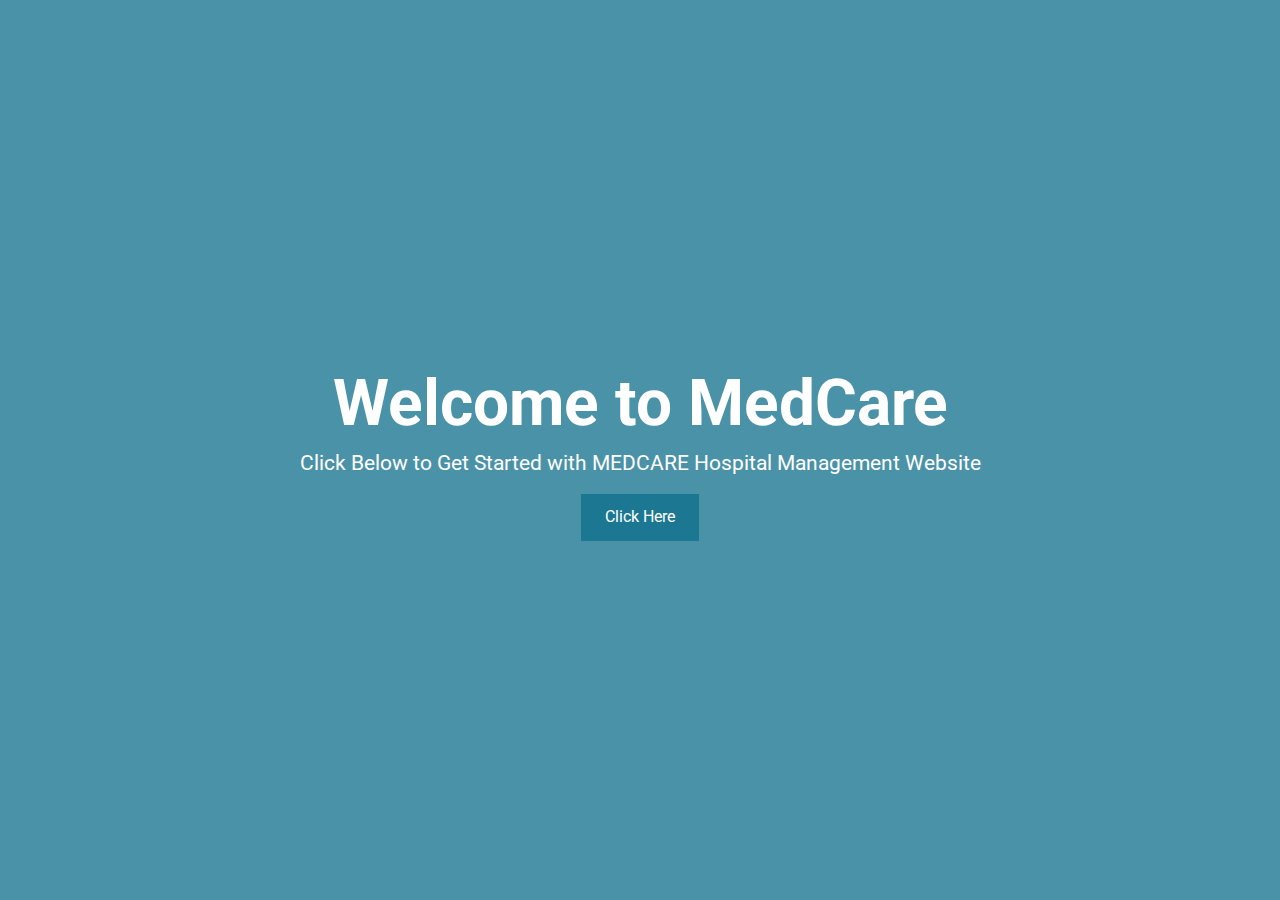
<file: Index.html>
<!DOCTYPE html>
<html lang="en">
<head>
  <meta charset="UTF-8">
  <meta name="viewport" content="width=device-width, initial-scale=1.0">
  <meta http-equiv="X-UA-Compatible" content="ie=edge">
  <link href="https://fonts.googleapis.com/css?family=Roboto" rel="stylesheet">
  <link rel="stylesheet" href="./css//home.css">
  <title>MEDCARE</title>
</head>
<body>
  <header class="showcase">
    <div class="container showcase-inner">
      <h1>Welcome to MedCare</h1>
      <p>Click Below to Get Started with MEDCARE Hospital Management Website </p>
      <a href="./Pages/Login/login.html" class="btn">Click Here</a>
    </div>
  </header>
</body>
</html>
</file>
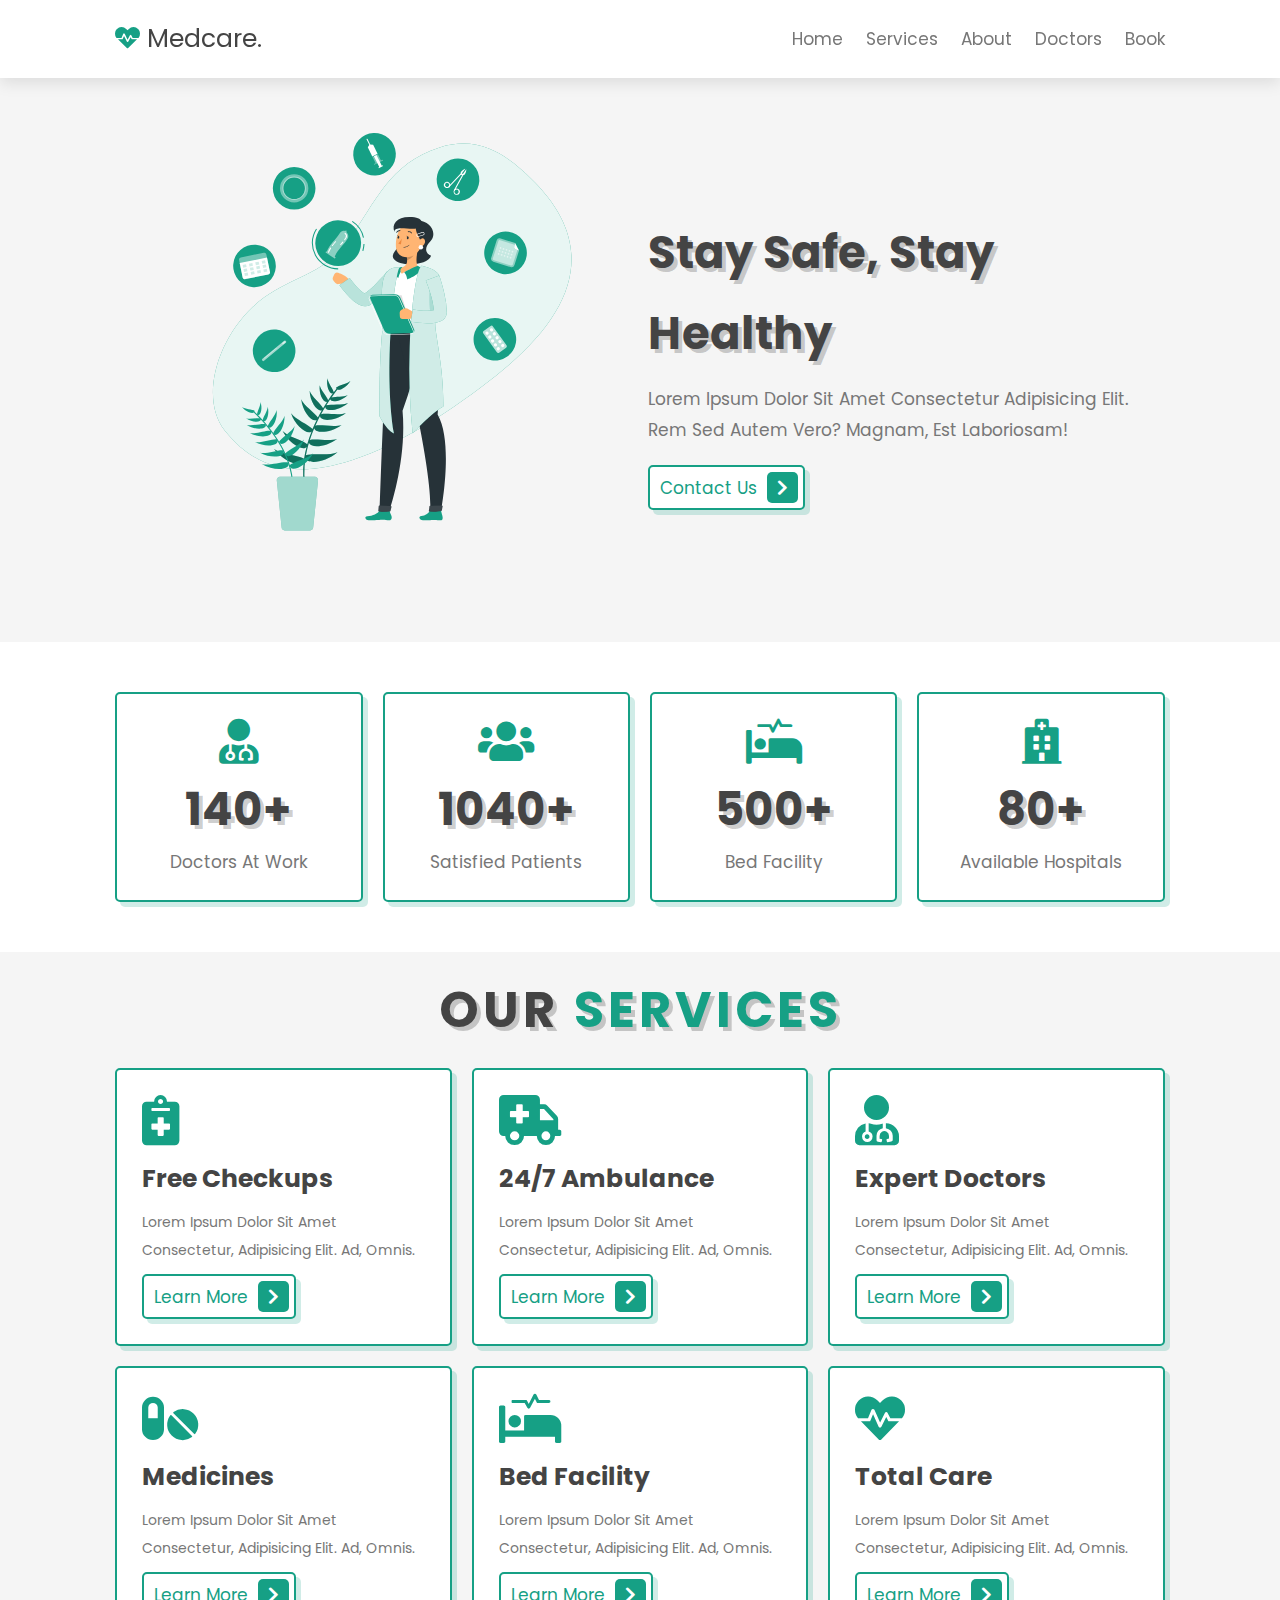
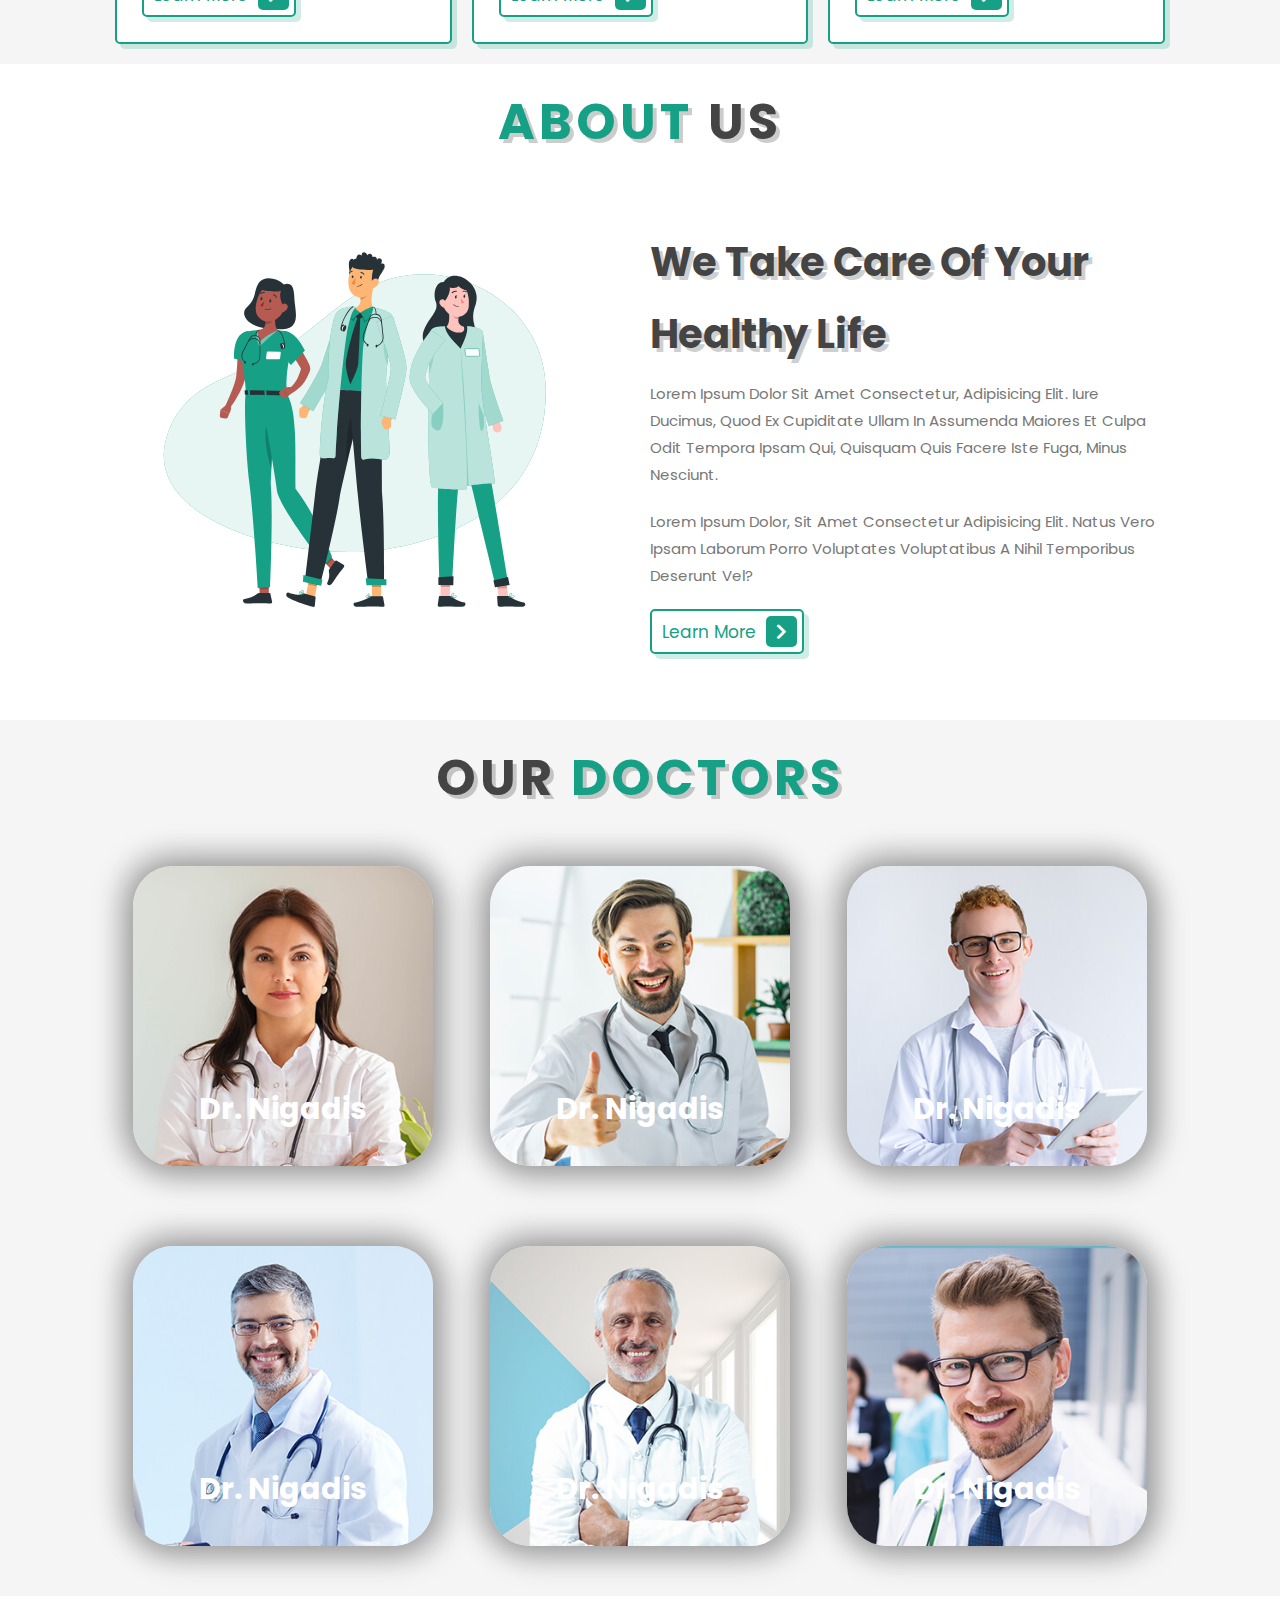
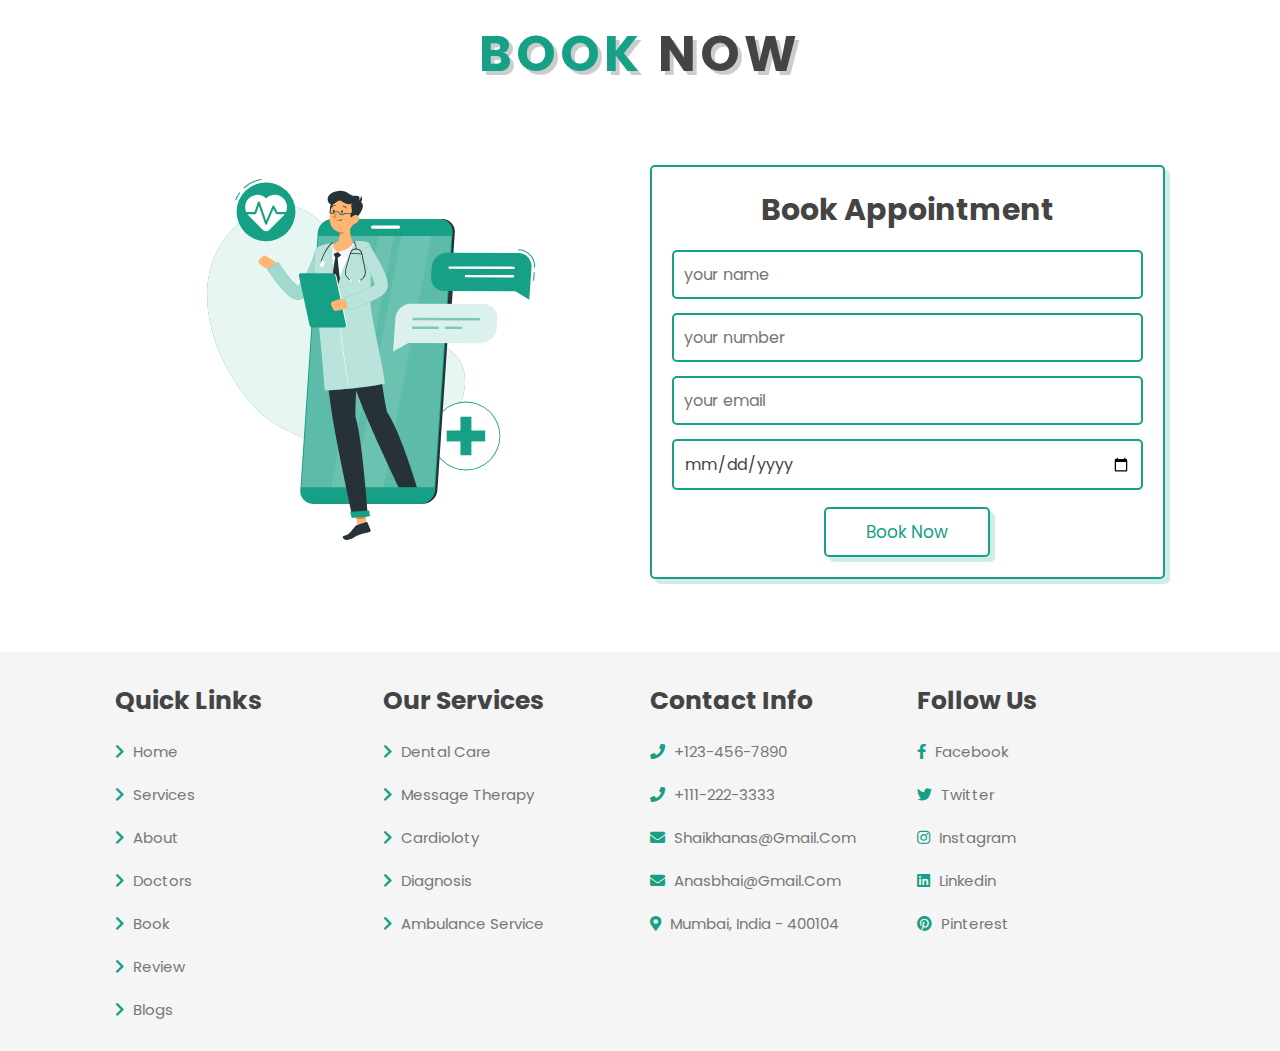
<file: Pages/Home/index.html>
<!DOCTYPE html>
<html lang="en">

<head>
    <meta charset="UTF-8">
    <meta http-equiv="X-UA-Compatible" content="IE=edge">
    <meta name="viewport" content="width=device-width, initial-scale=1.0">
    <title>MedCare</title>

    <!-- font awesome cdn link  -->
    <link rel="stylesheet" href="https://cdnjs.cloudflare.com/ajax/libs/font-awesome/5.15.4/css/all.min.css">

    <!-- custom css file link  -->
    <link rel="stylesheet" href="../../css/style.css">

</head>

<body>

    <!-- header section starts  -->

    <header class="header">

        <a href="#" class="logo"> <i class="fas fa-heartbeat"></i> medcare. </a>

        <nav class="navbar">
            <a href="#home">home</a>
            <a href="#services">services</a>
            <a href="#about">about</a>
            <a href="#doctors">doctors</a>
            <a href="#book">book</a>
        </nav>

        <div id="menu-btn" class="fas fa-bars"></div>

    </header>

    <!-- header section ends -->

    <!-- home section starts  -->

    <section class="home" id="home">

        <div class="image">
            <img src="../../image/home-img.svg" alt="">
        </div>

        <div class="content">
            <h3>stay safe, stay healthy</h3>
            <p>Lorem ipsum dolor sit amet consectetur adipisicing elit. Rem sed autem vero? Magnam, est laboriosam!</p>
            <a href="#" class="btn"> contact us <span class="fas fa-chevron-right"></span> </a>
        </div>

    </section>

    <!-- home section ends -->

    <!-- icons section starts  -->

    <section class="icons-container">

        <div class="icons">
            <i class="fas fa-user-md"></i>
            <h3>140+</h3>
            <p>doctors at work</p>
        </div>

        <div class="icons">
            <i class="fas fa-users"></i>
            <h3>1040+</h3>
            <p>satisfied patients</p>
        </div>

        <div class="icons">
            <i class="fas fa-procedures"></i>
            <h3>500+</h3>
            <p>bed facility</p>
        </div>

        <div class="icons">
            <i class="fas fa-hospital"></i>
            <h3>80+</h3>
            <p>available hospitals</p>
        </div>

    </section>

    <!-- icons section ends -->

    <!-- services section starts  -->

    <section class="services" id="services">

        <h1 class="heading"> our <span>services</span> </h1>

        <div class="box-container">

            <div class="box">
                <i class="fas fa-notes-medical"></i>
                <h3>free checkups</h3>
                <p>Lorem ipsum dolor sit amet consectetur, adipisicing elit. Ad, omnis.</p>
                <a href="../Services/FreeCheckIp.html" class="btn"> learn more <span
                        class="fas fa-chevron-right"></span> </a>
            </div>

            <div class="box">
                <i class="fas fa-ambulance"></i>
                <h3>24/7 ambulance</h3>
                <p>Lorem ipsum dolor sit amet consectetur, adipisicing elit. Ad, omnis.</p>
                <a href="../Services/Ambulance.html" class="btn"> learn more <span class="fas fa-chevron-right"></span>
                </a>
            </div>

            <div class="box">
                <i class="fas fa-user-md"></i>
                <h3>expert doctors</h3>
                <p>Lorem ipsum dolor sit amet consectetur, adipisicing elit. Ad, omnis.</p>
                <a href="#" class="btn"> learn more <span class="fas fa-chevron-right"></span> </a>
            </div>

            <div class="box">
                <i class="fas fa-pills"></i>
                <h3>medicines</h3>
                <p>Lorem ipsum dolor sit amet consectetur, adipisicing elit. Ad, omnis.</p>
                <a href="../Services/Medicines.html" class="btn"> learn more <span class="fas fa-chevron-right"></span>
                </a>
            </div>

            <div class="box">
                <i class="fas fa-procedures"></i>
                <h3>bed facility</h3>
                <p>Lorem ipsum dolor sit amet consectetur, adipisicing elit. Ad, omnis.</p>
                <a href="../Services/BedFacility.html" class="btn"> learn more <span
                        class="fas fa-chevron-right"></span> </a>
            </div>

            <div class="box">
                <i class="fas fa-heartbeat"></i>
                <h3>total care</h3>
                <p>Lorem ipsum dolor sit amet consectetur, adipisicing elit. Ad, omnis.</p>
                <a href="../Services/TotalCare.html" class="btn"> learn more <span class="fas fa-chevron-right"></span>
                </a>
            </div>

        </div>

    </section>

    <!-- services section ends -->

    <!-- about section starts  -->

    <section class="about" id="about">

        <h1 class="heading"> <span>about</span> us </h1>

        <div class="row">

            <div class="image">
                <img src="../../image/about-img.svg" alt="">
            </div>

            <div class="content">
                <h3>we take care of your healthy life</h3>
                <p>Lorem ipsum dolor sit amet consectetur, adipisicing elit. Iure ducimus, quod ex cupiditate ullam in
                    assumenda maiores et culpa odit tempora ipsam qui, quisquam quis facere iste fuga, minus nesciunt.
                </p>
                <p>Lorem ipsum dolor, sit amet consectetur adipisicing elit. Natus vero ipsam laborum porro voluptates
                    voluptatibus a nihil temporibus deserunt vel?</p>
                <a href="#" class="btn"> learn more <span class="fas fa-chevron-right"></span> </a>
            </div>

        </div>

    </section>

    <!-- about section ends -->


    <!-- doctors section starts  -->

    <section class="doctors" id="doctors">

        <h1 class="heading"> our <span>doctors</span> </h1>

        <div class="box-container">
            <div class="card 1">
                <div class="card_image"> <img src="../../image/doc-1.jpg" /> </div>
                <div class="card_title title-white">
                    <p>Dr. Nigadis</p>
                </div>
            </div>
            <div class="card 1">
                <div class="card_image"> <img src="../../image/doc-2.jpg" /> </div>
                <div class="card_title title-white">
                    <p>Dr. Nigadis</p>
                </div>
            </div>
            <div class="card 1">
                <div class="card_image"> <img src="../../image/doc-3.jpg" /> </div>
                <div class="card_title title-white">
                    <p>Dr. Nigadis</p>
                </div>
            </div>

            <div class="card 2">
                <div class="card_image">
                    <img src="../../image/doc-4.jpg" />
                </div>
                <div class="card_title title-white">
                    <p>Dr. Nigadis</p>
                </div>
            </div>

            <div class="card 3">
                <div class="card_image">
                    <img src="../../image/doc-5.jpg" />
                </div>
                <div class="card_title title-white">
                    <p>Dr. Nigadis</p>
                </div>
            </div>

            <div class="card 4">
                <div class="card_image">
                    <img src="../../image/doc-6.jpg" />
                </div>
                <div class="card_title title-white">
                    <p>Dr. Nigadis</p>
                </div>
            </div>

        </div>

    </section>

    <!-- doctors section ends -->

    <!-- booking section starts   -->

    <section class="book" id="book">

        <h1 class="heading"> <span>book</span> now </h1>

        <div class="row">

            <div class="image">
                <img src="../../image/book-img.svg" alt="">
            </div>

            <form action="">
                <h3>book appointment</h3>
                <input type="text" placeholder="your name" class="box">
                <input type="number" placeholder="your number" class="box">
                <input type="email" placeholder="your email" class="box">
                <input title="date" type="date" class="box">
                <input type="submit" value="book now" class="btn">
            </form>

        </div>

    </section>

    <!-- booking section ends -->


    <!-- footer section starts  -->

    <section class="footer">

        <div class="box-container">

            <div class="box">
                <h3>quick links</h3>
                <a href="#"> <i class="fas fa-chevron-right"></i> home </a>
                <a href="#"> <i class="fas fa-chevron-right"></i> services </a>
                <a href="#"> <i class="fas fa-chevron-right"></i> about </a>
                <a href="#"> <i class="fas fa-chevron-right"></i> doctors </a>
                <a href="#"> <i class="fas fa-chevron-right"></i> book </a>
                <a href="#"> <i class="fas fa-chevron-right"></i> review </a>
                <a href="#"> <i class="fas fa-chevron-right"></i> blogs </a>
            </div>

            <div class="box">
                <h3>our services</h3>
                <a href="#"> <i class="fas fa-chevron-right"></i> dental care </a>
                <a href="#"> <i class="fas fa-chevron-right"></i> message therapy </a>
                <a href="#"> <i class="fas fa-chevron-right"></i> cardioloty </a>
                <a href="#"> <i class="fas fa-chevron-right"></i> diagnosis </a>
                <a href="#"> <i class="fas fa-chevron-right"></i> ambulance service </a>
            </div>

            <div class="box">
                <h3>contact info</h3>
                <a href="#"> <i class="fas fa-phone"></i> +123-456-7890 </a>
                <a href="#"> <i class="fas fa-phone"></i> +111-222-3333 </a>
                <a href="#"> <i class="fas fa-envelope"></i> shaikhanas@gmail.com </a>
                <a href="#"> <i class="fas fa-envelope"></i> anasbhai@gmail.com </a>
                <a href="#"> <i class="fas fa-map-marker-alt"></i> mumbai, india - 400104 </a>
            </div>

            <div class="box">
                <h3>follow us</h3>
                <a href="#"> <i class="fab fa-facebook-f"></i> facebook </a>
                <a href="#"> <i class="fab fa-twitter"></i> twitter </a>
                <a href="#"> <i class="fab fa-instagram"></i> instagram </a>
                <a href="#"> <i class="fab fa-linkedin"></i> linkedin </a>
                <a href="#"> <i class="fab fa-pinterest"></i> pinterest </a>
            </div>

        </div>


    </section>

    <!-- footer section ends -->

    <!-- custom js file link  -->
    <script src="../../js/script.js"></script>

</body>

</html>
</file>
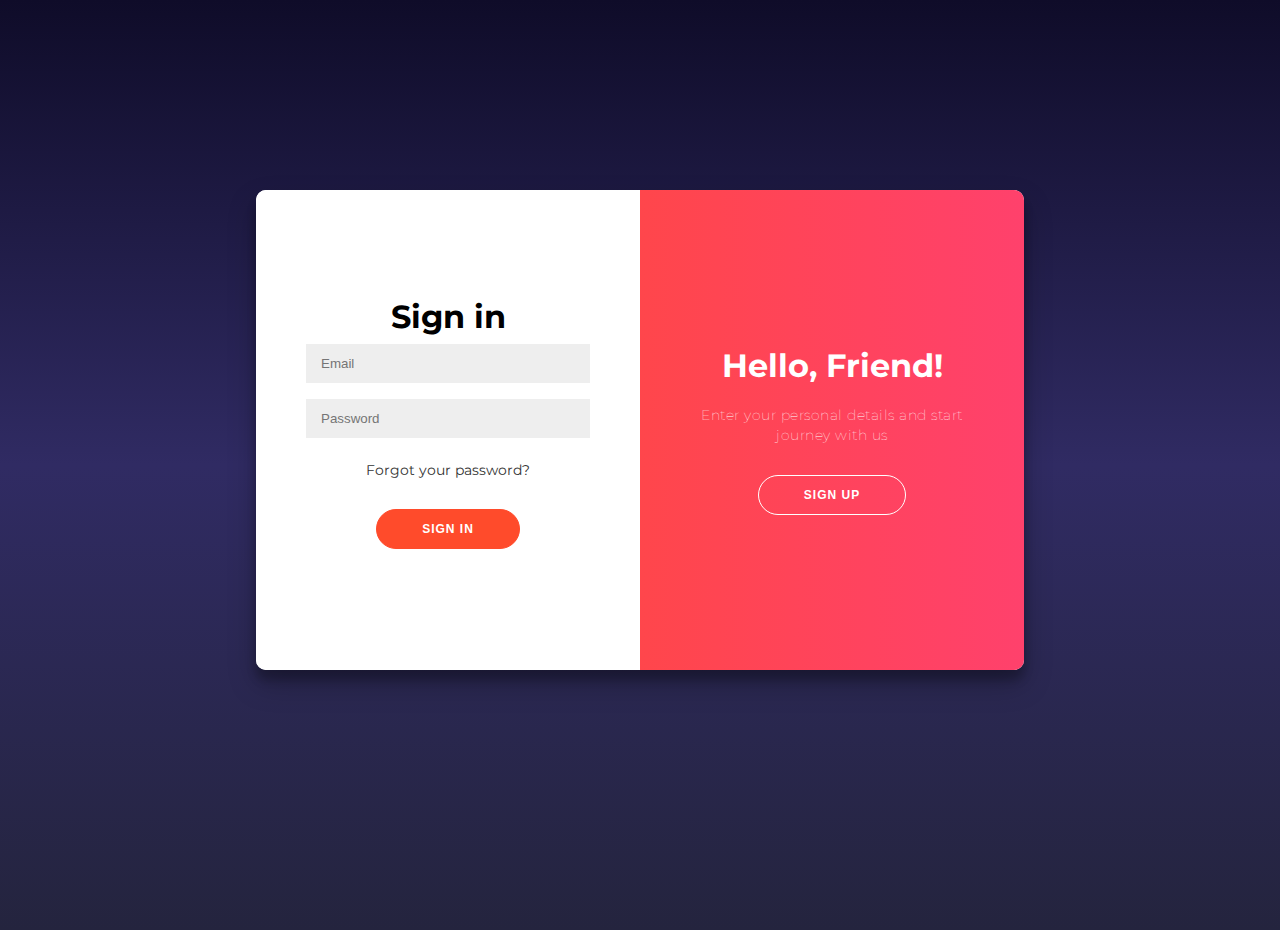
<file: Pages/Login/login.html>
<!DOCTYPE html>
<html lang="en">
<head>
    <meta charset="UTF-8">
    <meta http-equiv="X-UA-Compatible" content="IE=edge">
    <meta name="viewport" content="width=device-width, initial-scale=1.0">
    <title>Hospital Management</title>
    <link rel="stylesheet" type="text/css" href="../../css/login.css" >
</head>
<body>
<div class="container" id="container">
	<div class="form-container sign-up-container">
		<form action="#">
			<h1>Create Account</h1>
			<span>or use your email for registration</span>
			<input type="text" placeholder="Name" />
			<input type="email" placeholder="Email" />
			<input type="password" placeholder="Password" />
			<button type="button">Sign Up</button>
		</form>
	</div>
	<div class="form-container sign-in-container">
		<form action="#">
			<h1>Sign in</h1>
			<input type="email" placeholder="Email" />
			<input type="password" placeholder="Password" />
			<a href="#">Forgot your password?</a>
			<a href="../Home/index.html"><button  type="button">Sign In</button></a>
		</form>
	</div>
	<div class="overlay-container">
		<div class="overlay">
			<div class="overlay-panel overlay-left">
				<h1>Welcome Back!</h1>
				<p>To keep connected with us please login with your personal info</p>
				<button type="button" class="ghost" id="signIn">Sign In</button>
			</div>
			<div class="overlay-panel overlay-right">
				<h1>Hello, Friend!</h1>
				<p>Enter your personal details and start journey with us</p>
				<button type="button" class="ghost" id="signUp">Sign Up</button>
			</div>
		</div>
	</div>
</div>
<script type="text/javascript"  src="../../js/index.js"></script>
</body>
</html>
</file>
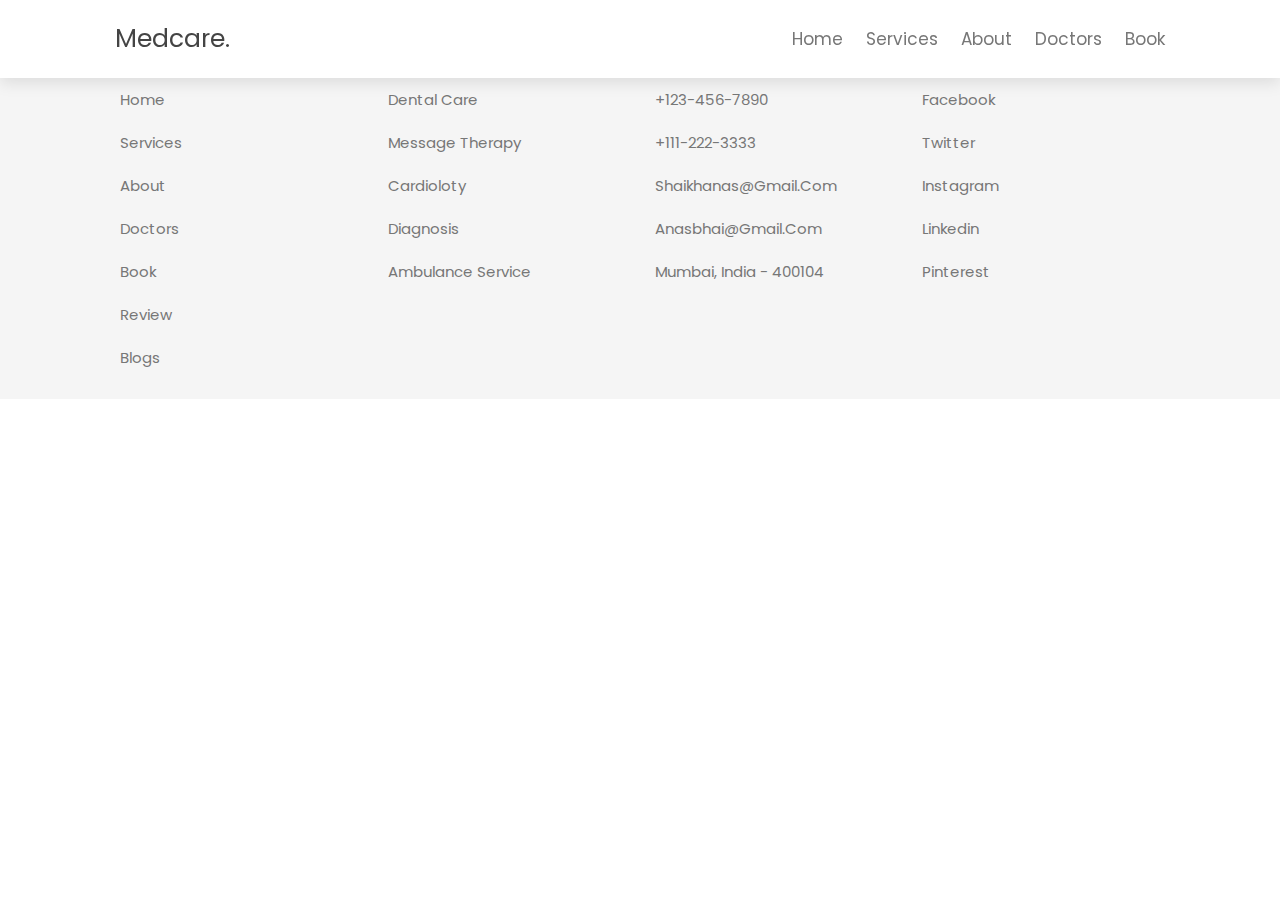
<file: Pages/Services/Ambulance.html>
<!DOCTYPE html>
<html lang="en">
<head>
    <meta charset="UTF-8">
    <meta http-equiv="X-UA-Compatible" content="IE=edge">
    <meta name="viewport" content="width=device-width, initial-scale=1.0">
    <link rel="stylesheet" href="../../css/style.css">
    <title>Document</title>
</head>
<header class="header">

    <a href="#" class="logo"> <i class="fas fa-heartbeat"></i> medcare. </a>

    <nav class="navbar">
        <a href="#home">home</a>
        <a href="#services">services</a>
        <a href="#about">about</a>
        <a href="#doctors">doctors</a>
        <a href="#book">book</a>
    </nav>

    <div id="menu-btn" class="fas fa-bars"></div>

</header>
<section class="footer">

    <div class="box-container">

        <div class="box">
            <h3>quick links</h3>
            <a href="#"> <i class="fas fa-chevron-right"></i> home </a>
            <a href="#"> <i class="fas fa-chevron-right"></i> services </a>
            <a href="#"> <i class="fas fa-chevron-right"></i> about </a>
            <a href="#"> <i class="fas fa-chevron-right"></i> doctors </a>
            <a href="#"> <i class="fas fa-chevron-right"></i> book </a>
            <a href="#"> <i class="fas fa-chevron-right"></i> review </a>
            <a href="#"> <i class="fas fa-chevron-right"></i> blogs </a>
        </div>

        <div class="box">
            <h3>our services</h3>
            <a href="#"> <i class="fas fa-chevron-right"></i> dental care </a>
            <a href="#"> <i class="fas fa-chevron-right"></i> message therapy </a>
            <a href="#"> <i class="fas fa-chevron-right"></i> cardioloty </a>
            <a href="#"> <i class="fas fa-chevron-right"></i> diagnosis </a>
            <a href="#"> <i class="fas fa-chevron-right"></i> ambulance service </a>
        </div>

        <div class="box">
            <h3>contact info</h3>
            <a href="#"> <i class="fas fa-phone"></i> +123-456-7890 </a>
            <a href="#"> <i class="fas fa-phone"></i> +111-222-3333 </a>
            <a href="#"> <i class="fas fa-envelope"></i> shaikhanas@gmail.com </a>
            <a href="#"> <i class="fas fa-envelope"></i> anasbhai@gmail.com </a>
            <a href="#"> <i class="fas fa-map-marker-alt"></i> mumbai, india - 400104 </a>
        </div>

        <div class="box">
            <h3>follow us</h3>
            <a href="#"> <i class="fab fa-facebook-f"></i> facebook </a>
            <a href="#"> <i class="fab fa-twitter"></i> twitter </a>
            <a href="#"> <i class="fab fa-instagram"></i> instagram </a>
            <a href="#"> <i class="fab fa-linkedin"></i> linkedin </a>
            <a href="#"> <i class="fab fa-pinterest"></i> pinterest </a>
        </div>

    </div>


</section>

<body>
    
</body>
</html>
</file>
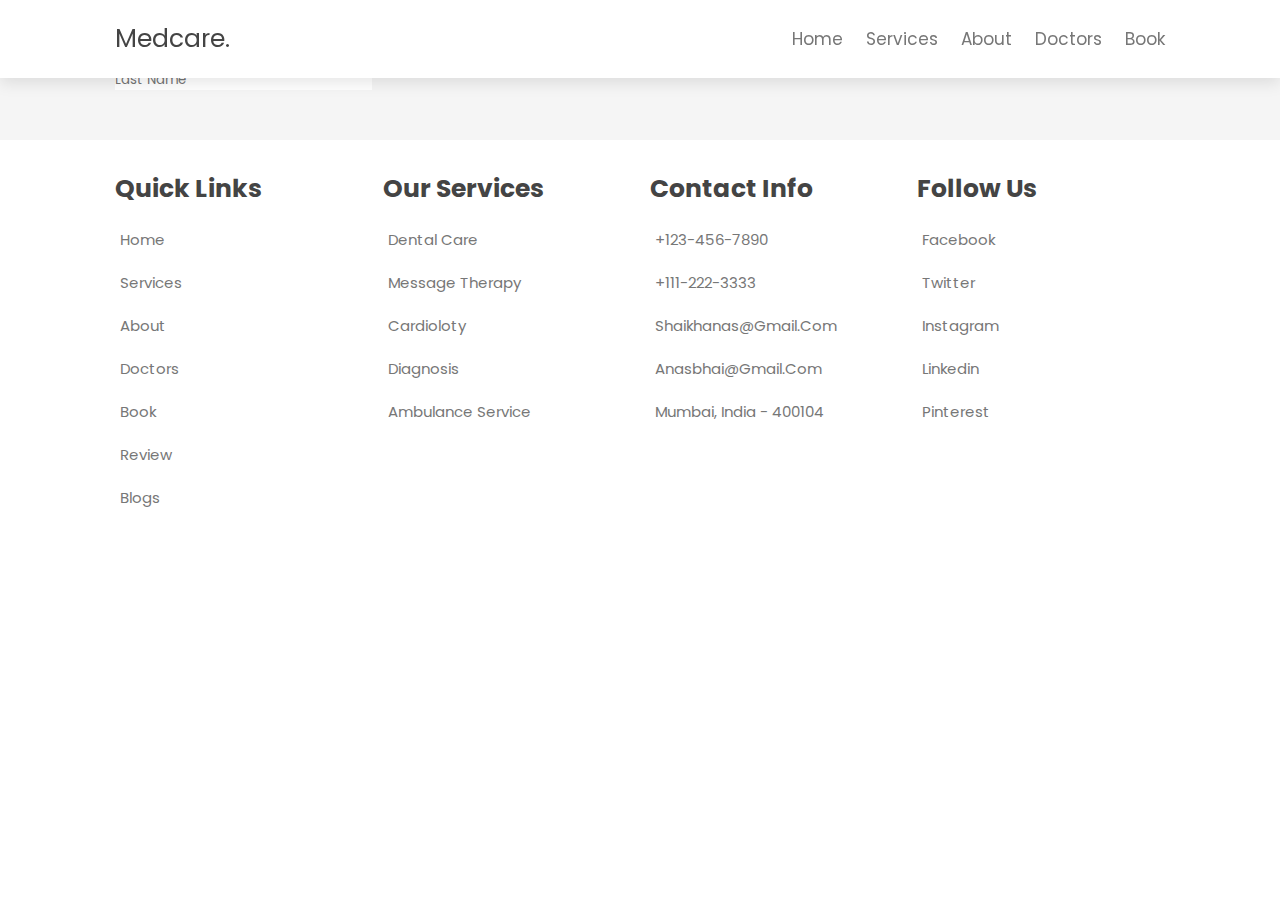
<file: Pages/Services/BedFacility.html>
<!DOCTYPE html>
<html lang="en">

<head>
    <meta charset="UTF-8">
    <meta http-equiv="X-UA-Compatible" content="IE=edge">
    <meta name="viewport" content="width=device-width, initial-scale=1.0">
    <title>Bed Facility</title>
    <!-- custom css file link  -->
    <link rel="stylesheet" href="../../css/style.css">
</head>

<body>

    <!-- header section starts  -->

    <header class="header">

        <a href="#" class="logo"> <i class="fas fa-heartbeat"></i> medcare. </a>

        <nav class="navbar">
            <a href="#home">home</a>
            <a href="#services">services</a>
            <a href="#about">about</a>
            <a href="#doctors">doctors</a>
            <a href="#book">book</a>
        </nav>

        <div id="menu-btn" class="fas fa-bars"></div>

    </header>

    <!-- header section ends -->



    <!-- Body of bedFacility start  -->
    <section class="icons-container">
        <div class="box-container">
            <form>
                <div class="row">
                    <div class="col">
                        <input type="text" class="form-control" placeholder="First name">
                    </div>
                    <div class="col">
                        <input type="text" class="form-control" placeholder="Last name">
                    </div>
                </div>
            </form>
        </div>
    </section>

    <!-- Body of bedFacility ends -->





    <!-- footer section starts  -->

    <section class="footer">

        <div class="box-container">

            <div class="box">
                <h3>quick links</h3>
                <a href="#"> <i class="fas fa-chevron-right"></i> home </a>
                <a href="#"> <i class="fas fa-chevron-right"></i> services </a>
                <a href="#"> <i class="fas fa-chevron-right"></i> about </a>
                <a href="#"> <i class="fas fa-chevron-right"></i> doctors </a>
                <a href="#"> <i class="fas fa-chevron-right"></i> book </a>
                <a href="#"> <i class="fas fa-chevron-right"></i> review </a>
                <a href="#"> <i class="fas fa-chevron-right"></i> blogs </a>
            </div>

            <div class="box">
                <h3>our services</h3>
                <a href="#"> <i class="fas fa-chevron-right"></i> dental care </a>
                <a href="#"> <i class="fas fa-chevron-right"></i> message therapy </a>
                <a href="#"> <i class="fas fa-chevron-right"></i> cardioloty </a>
                <a href="#"> <i class="fas fa-chevron-right"></i> diagnosis </a>
                <a href="#"> <i class="fas fa-chevron-right"></i> ambulance service </a>
            </div>

            <div class="box">
                <h3>contact info</h3>
                <a href="#"> <i class="fas fa-phone"></i> +123-456-7890 </a>
                <a href="#"> <i class="fas fa-phone"></i> +111-222-3333 </a>
                <a href="#"> <i class="fas fa-envelope"></i> shaikhanas@gmail.com </a>
                <a href="#"> <i class="fas fa-envelope"></i> anasbhai@gmail.com </a>
                <a href="#"> <i class="fas fa-map-marker-alt"></i> mumbai, india - 400104 </a>
            </div>

            <div class="box">
                <h3>follow us</h3>
                <a href="#"> <i class="fab fa-facebook-f"></i> facebook </a>
                <a href="#"> <i class="fab fa-twitter"></i> twitter </a>
                <a href="#"> <i class="fab fa-instagram"></i> instagram </a>
                <a href="#"> <i class="fab fa-linkedin"></i> linkedin </a>
                <a href="#"> <i class="fab fa-pinterest"></i> pinterest </a>
            </div>

        </div>


    </section>

    <!-- footer section ends -->
    <script src="https://code.jquery.com/jquery-3.3.1.slim.min.js"
        integrity="sha384-q8i/X+965DzO0rT7abK41JStQIAqVgRVzpbzo5smXKp4YfRvH+8abtTE1Pi6jizo"
        crossorigin="anonymous"></script>
    <script src="https://cdn.jsdelivr.net/npm/popper.js@1.14.7/dist/umd/popper.min.js"
        integrity="sha384-UO2eT0CpHqdSJQ6hJty5KVphtPhzWj9WO1clHTMGa3JDZwrnQq4sF86dIHNDz0W1"
        crossorigin="anonymous"></script>
    <script src="https://cdn.jsdelivr.net/npm/bootstrap@4.3.1/dist/js/bootstrap.min.js"
        integrity="sha384-JjSmVgyd0p3pXB1rRibZUAYoIIy6OrQ6VrjIEaFf/nJGzIxFDsf4x0xIM+B07jRM"
        crossorigin="anonymous"></script> 
    <script src="../../js/script.js"></script>

</body>

</html>
</file>
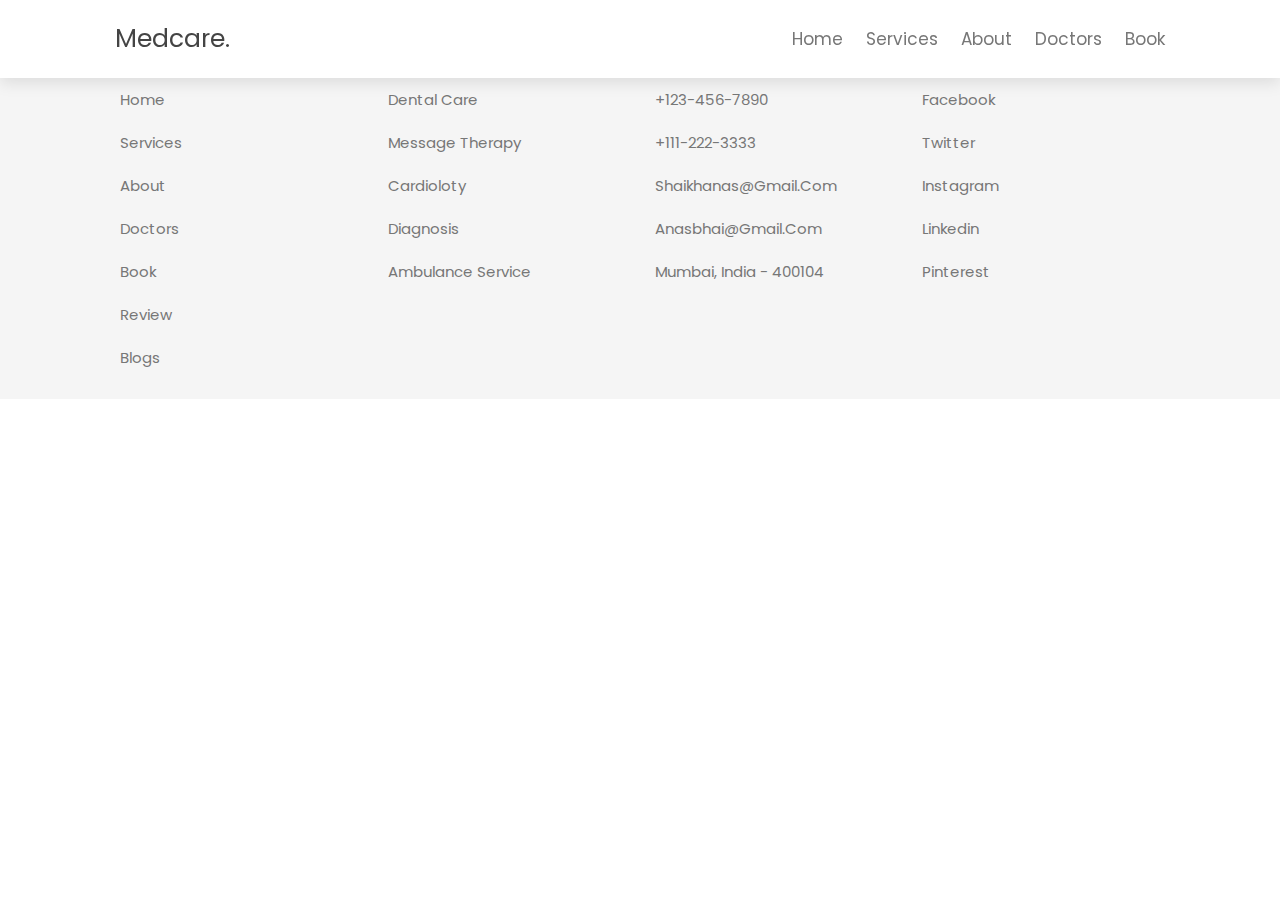
<file: Pages/Services/FreeCheckIp.html>
<!DOCTYPE html>
<html lang="en">
<head>
    <meta charset="UTF-8">
    <meta http-equiv="X-UA-Compatible" content="IE=edge">
    <meta name="viewport" content="width=device-width, initial-scale=1.0">
    <link rel="stylesheet" href="../../css/style.css">
    <title>Document</title>
</head>
<body>
    <header class="header">

        <a href="#" class="logo"> <i class="fas fa-heartbeat"></i> medcare. </a>

        <nav class="navbar">
            <a href="#home">home</a>
            <a href="#services">services</a>
            <a href="#about">about</a>
            <a href="#doctors">doctors</a>
            <a href="#book">book</a>
        </nav>

        <div id="menu-btn" class="fas fa-bars"></div>

    </header>
    <section class="footer">

        <div class="box-container">

            <div class="box">
                <h3>quick links</h3>
                <a href="#"> <i class="fas fa-chevron-right"></i> home </a>
                <a href="#"> <i class="fas fa-chevron-right"></i> services </a>
                <a href="#"> <i class="fas fa-chevron-right"></i> about </a>
                <a href="#"> <i class="fas fa-chevron-right"></i> doctors </a>
                <a href="#"> <i class="fas fa-chevron-right"></i> book </a>
                <a href="#"> <i class="fas fa-chevron-right"></i> review </a>
                <a href="#"> <i class="fas fa-chevron-right"></i> blogs </a>
            </div>

            <div class="box">
                <h3>our services</h3>
                <a href="#"> <i class="fas fa-chevron-right"></i> dental care </a>
                <a href="#"> <i class="fas fa-chevron-right"></i> message therapy </a>
                <a href="#"> <i class="fas fa-chevron-right"></i> cardioloty </a>
                <a href="#"> <i class="fas fa-chevron-right"></i> diagnosis </a>
                <a href="#"> <i class="fas fa-chevron-right"></i> ambulance service </a>
            </div>

            <div class="box">
                <h3>contact info</h3>
                <a href="#"> <i class="fas fa-phone"></i> +123-456-7890 </a>
                <a href="#"> <i class="fas fa-phone"></i> +111-222-3333 </a>
                <a href="#"> <i class="fas fa-envelope"></i> shaikhanas@gmail.com </a>
                <a href="#"> <i class="fas fa-envelope"></i> anasbhai@gmail.com </a>
                <a href="#"> <i class="fas fa-map-marker-alt"></i> mumbai, india - 400104 </a>
            </div>

            <div class="box">
                <h3>follow us</h3>
                <a href="#"> <i class="fab fa-facebook-f"></i> facebook </a>
                <a href="#"> <i class="fab fa-twitter"></i> twitter </a>
                <a href="#"> <i class="fab fa-instagram"></i> instagram </a>
                <a href="#"> <i class="fab fa-linkedin"></i> linkedin </a>
                <a href="#"> <i class="fab fa-pinterest"></i> pinterest </a>
            </div>

        </div>


    </section>
 
</body>
</html>
</file>
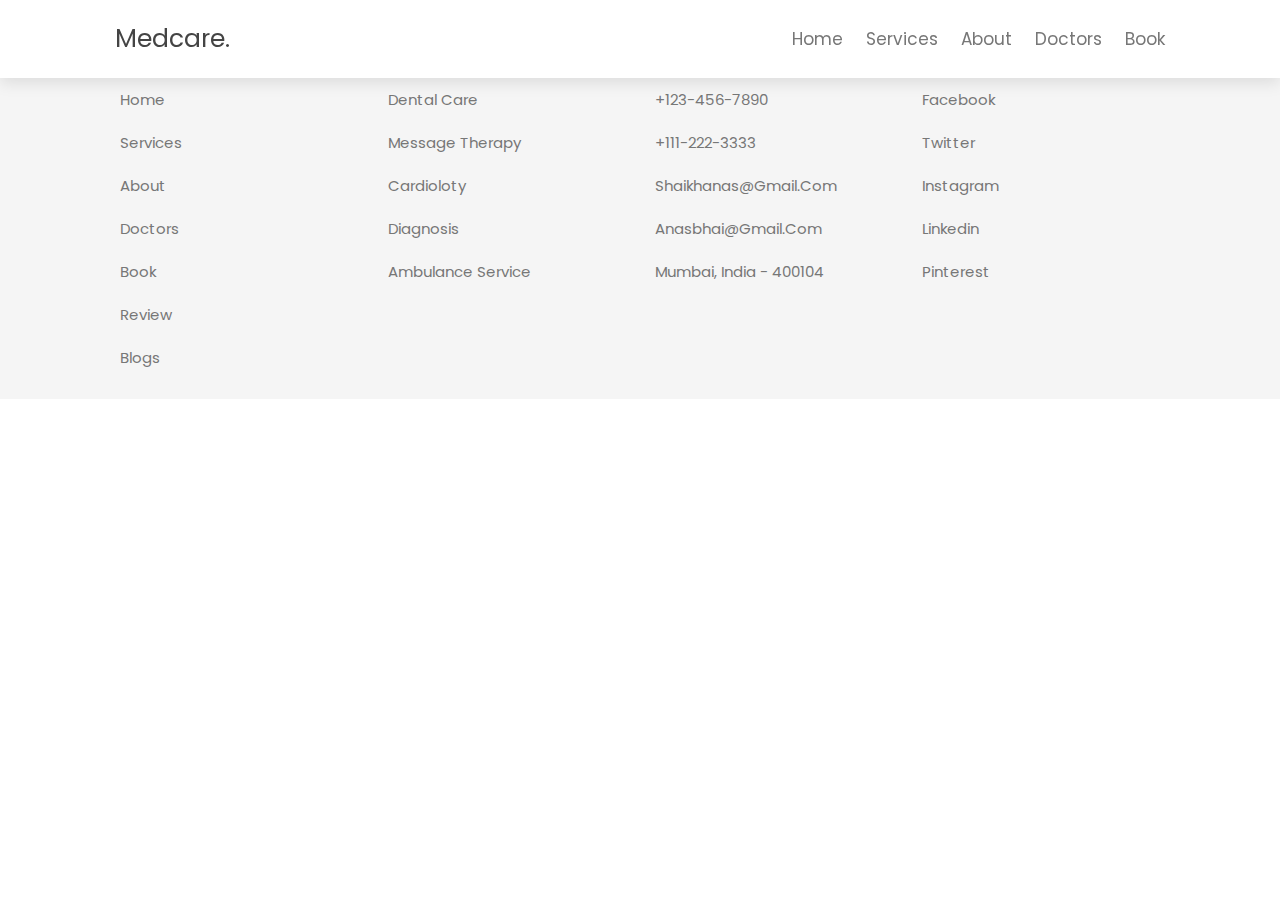
<file: Pages/Services/Medicines.html>
<!DOCTYPE html>
<html lang="en">
<head>
    <meta charset="UTF-8">
    <meta http-equiv="X-UA-Compatible" content="IE=edge">
    <link rel="stylesheet" href="../../css/style.css">
    <meta name="viewport" content="width=device-width, initial-scale=1.0">
    <title>Document</title>
</head>
<body>
    <header class="header">

        <a href="#" class="logo"> <i class="fas fa-heartbeat"></i> medcare. </a>

        <nav class="navbar">
            <a href="#home">home</a>
            <a href="#services">services</a>
            <a href="#about">about</a>
            <a href="#doctors">doctors</a>
            <a href="#book">book</a>
        </nav>

        <div id="menu-btn" class="fas fa-bars"></div>

    </header>
    <section class="footer">

        <div class="box-container">

            <div class="box">
                <h3>quick links</h3>
                <a href="#"> <i class="fas fa-chevron-right"></i> home </a>
                <a href="#"> <i class="fas fa-chevron-right"></i> services </a>
                <a href="#"> <i class="fas fa-chevron-right"></i> about </a>
                <a href="#"> <i class="fas fa-chevron-right"></i> doctors </a>
                <a href="#"> <i class="fas fa-chevron-right"></i> book </a>
                <a href="#"> <i class="fas fa-chevron-right"></i> review </a>
                <a href="#"> <i class="fas fa-chevron-right"></i> blogs </a>
            </div>

            <div class="box">
                <h3>our services</h3>
                <a href="#"> <i class="fas fa-chevron-right"></i> dental care </a>
                <a href="#"> <i class="fas fa-chevron-right"></i> message therapy </a>
                <a href="#"> <i class="fas fa-chevron-right"></i> cardioloty </a>
                <a href="#"> <i class="fas fa-chevron-right"></i> diagnosis </a>
                <a href="#"> <i class="fas fa-chevron-right"></i> ambulance service </a>
            </div>

            <div class="box">
                <h3>contact info</h3>
                <a href="#"> <i class="fas fa-phone"></i> +123-456-7890 </a>
                <a href="#"> <i class="fas fa-phone"></i> +111-222-3333 </a>
                <a href="#"> <i class="fas fa-envelope"></i> shaikhanas@gmail.com </a>
                <a href="#"> <i class="fas fa-envelope"></i> anasbhai@gmail.com </a>
                <a href="#"> <i class="fas fa-map-marker-alt"></i> mumbai, india - 400104 </a>
            </div>

            <div class="box">
                <h3>follow us</h3>
                <a href="#"> <i class="fab fa-facebook-f"></i> facebook </a>
                <a href="#"> <i class="fab fa-twitter"></i> twitter </a>
                <a href="#"> <i class="fab fa-instagram"></i> instagram </a>
                <a href="#"> <i class="fab fa-linkedin"></i> linkedin </a>
                <a href="#"> <i class="fab fa-pinterest"></i> pinterest </a>
            </div>

        </div>


    </section>

</body>
</html>
</file>
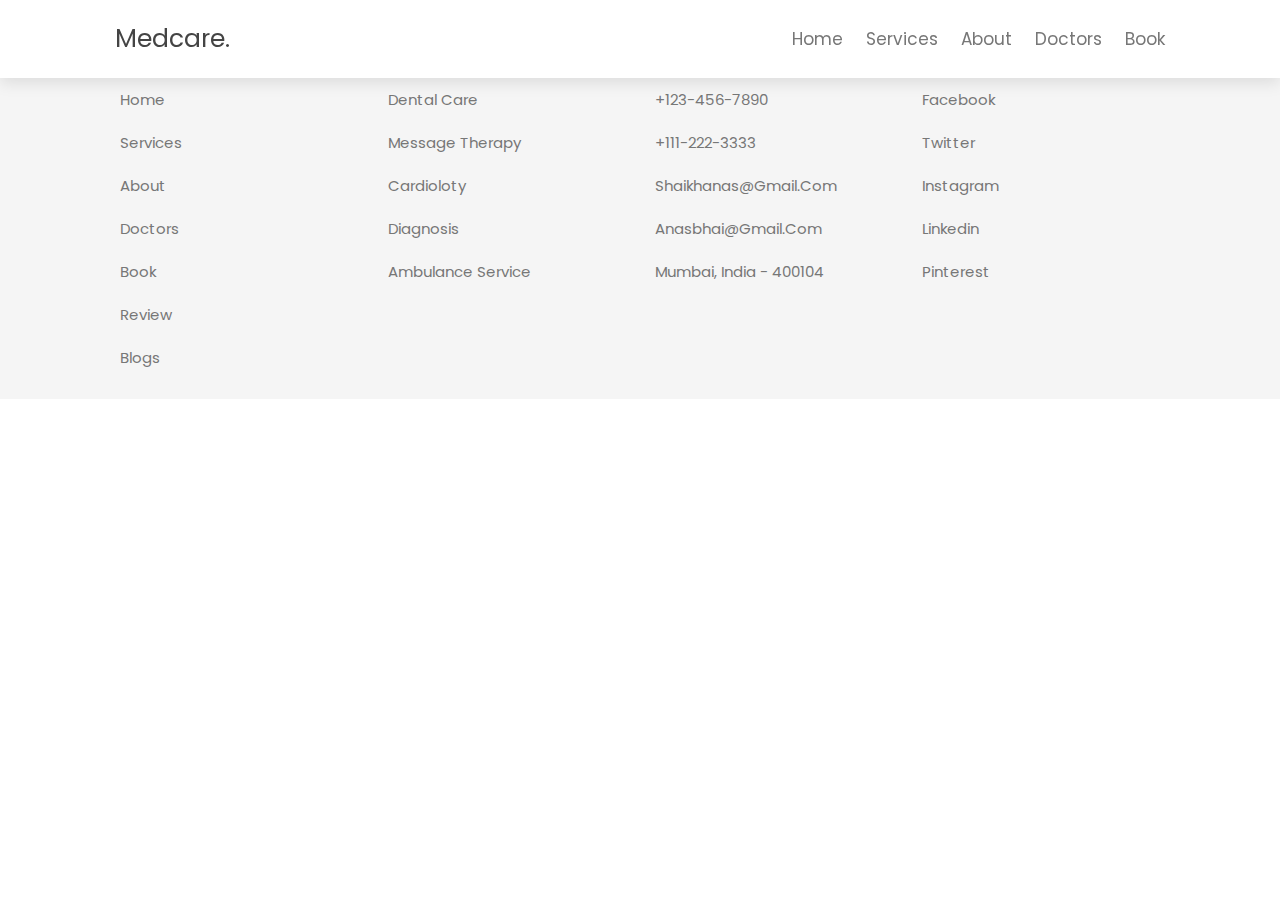
<file: Pages/Services/TotalCare.html>
<!DOCTYPE html>
<html lang="en">
<head>
    <meta charset="UTF-8">
    <meta http-equiv="X-UA-Compatible" content="IE=edge">
    <meta name="viewport" content="width=device-width, initial-scale=1.0">
    <link rel="stylesheet" href="../../css/style.css">
    <title>Document</title>
</head>
<body>
    <header class="header">

        <a href="#" class="logo"> <i class="fas fa-heartbeat"></i> medcare. </a>

        <nav class="navbar">
            <a href="#home">home</a>
            <a href="#services">services</a>
            <a href="#about">about</a>
            <a href="#doctors">doctors</a>
            <a href="#book">book</a>
        </nav>

        <div id="menu-btn" class="fas fa-bars"></div>

    </header>
    <section class="footer">

        <div class="box-container">

            <div class="box">
                <h3>quick links</h3>
                <a href="#"> <i class="fas fa-chevron-right"></i> home </a>
                <a href="#"> <i class="fas fa-chevron-right"></i> services </a>
                <a href="#"> <i class="fas fa-chevron-right"></i> about </a>
                <a href="#"> <i class="fas fa-chevron-right"></i> doctors </a>
                <a href="#"> <i class="fas fa-chevron-right"></i> book </a>
                <a href="#"> <i class="fas fa-chevron-right"></i> review </a>
                <a href="#"> <i class="fas fa-chevron-right"></i> blogs </a>
            </div>

            <div class="box">
                <h3>our services</h3>
                <a href="#"> <i class="fas fa-chevron-right"></i> dental care </a>
                <a href="#"> <i class="fas fa-chevron-right"></i> message therapy </a>
                <a href="#"> <i class="fas fa-chevron-right"></i> cardioloty </a>
                <a href="#"> <i class="fas fa-chevron-right"></i> diagnosis </a>
                <a href="#"> <i class="fas fa-chevron-right"></i> ambulance service </a>
            </div>

            <div class="box">
                <h3>contact info</h3>
                <a href="#"> <i class="fas fa-phone"></i> +123-456-7890 </a>
                <a href="#"> <i class="fas fa-phone"></i> +111-222-3333 </a>
                <a href="#"> <i class="fas fa-envelope"></i> shaikhanas@gmail.com </a>
                <a href="#"> <i class="fas fa-envelope"></i> anasbhai@gmail.com </a>
                <a href="#"> <i class="fas fa-map-marker-alt"></i> mumbai, india - 400104 </a>
            </div>

            <div class="box">
                <h3>follow us</h3>
                <a href="#"> <i class="fab fa-facebook-f"></i> facebook </a>
                <a href="#"> <i class="fab fa-twitter"></i> twitter </a>
                <a href="#"> <i class="fab fa-instagram"></i> instagram </a>
                <a href="#"> <i class="fab fa-linkedin"></i> linkedin </a>
                <a href="#"> <i class="fab fa-pinterest"></i> pinterest </a>
            </div>

        </div>


    </section>

    
</body>
</html>
</file>
<file: css/home.css>
:root {
    --primary-color: rgba(13, 110, 139, 0.75);
    --overlay-color: rgba(24, 39, 51 , 0.85);
    --menu-speed: 0.75s;
  }
  
  * {
    margin: 0;
    padding: 0;
    box-sizing: border-box;
  }
  
  body {
    font-family: 'Roboto', sans-serif;
    line-height: 1.4;
  }
  .showcase {
    background: var(--primary-color);
    color: #fff;
    height: 100vh;
    position: relative;
  }
  
  .showcase:before {
    content: '';
    background: url('https://images.pexels.com/photos/533923/pexels-photo-533923.jpeg?auto=compress&cs=tinysrgb&dpr=2&h=750&w=1260') no-repeat center center/cover;
    position: absolute;
    top: 0;
    left: 0;
    width: 100%;
    height: 100%;
    z-index: -1;
  }
  
  .showcase .showcase-inner {
    display: flex;
    flex-direction: column;
    align-items: center;
    justify-content: center;
    text-align: center;
    height: 100%;
  }
  
  .showcase h1 {
    font-size: 4rem;
  }
  
  .showcase p {
    font-size: 1.3rem;
  }
  
  .btn {
    display: inline-block;
    border: none;
    background: var(--primary-color);
    color: #fff;
    padding: 0.75rem 1.5rem;
    margin-top: 1rem;
    transition: opacity 1s ease-in-out;
    text-decoration: none;
  }
  
  .btn:hover {
    opacity: 0.7;
  }
</file>
<file: css/style.css>
@import url('https://fonts.googleapis.com/css2?family=Poppins:wght@100;200;300;400;500;600;700&display=swap');

:root{
    --green:#16a085;
    --black:#444;
    --light-color:#777;
    --box-shadow:.5rem .5rem 0 rgba(22, 160, 133, .2);
    --text-shadow:.4rem .4rem 0 rgba(0, 0, 0, .2);
    --border:.2rem solid var(--green);
}

*{
    font-family: 'Poppins', sans-serif;
    margin:0; padding: 0;
    box-sizing: border-box;
    outline: none; border: none;
    text-transform: capitalize;
    transition: all .2s ease-out;
    text-decoration: none;
}

html{
    font-size: 62.5%;
    overflow-x: hidden;
    scroll-padding-top: 7rem;
    scroll-behavior: smooth;
}

section{
    padding:2rem 9%;
}

section:nth-child(even){
    background: #f5f5f5;
}

.heading{
    text-align: center;
    padding-bottom: 2rem;
    text-shadow: var(--text-shadow);
    text-transform: uppercase;
    color:var(--black);
    font-size: 5rem;
    letter-spacing: .4rem;
}

.heading span{
    text-transform: uppercase;
    color:var(--green);
}

.btn{
    display: inline-block;
    margin-top: 1rem;
    padding: .5rem;
    padding-left: 1rem;
    border:var(--border);
    border-radius: .5rem;
    box-shadow: var(--box-shadow);
    color:var(--green);
    cursor: pointer;
    font-size: 1.7rem;
    background: #fff;
}

.btn span{
    padding:.7rem 1rem;
    border-radius: .5rem;
    background: var(--green);
    color:#fff;
    margin-left: .5rem;
}

.btn:hover{
    background: var(--green);
    color:#fff;
}

.btn:hover span{
    color: var(--green);
    background:#fff;
    margin-left: 1rem;
}

.header{
    padding:2rem 9%;
    position: fixed;
    top:0; left: 0; right: 0;
    z-index: 1000;
    box-shadow: 0 .5rem 1.5rem rgba(0, 0, 0, .1);
    display: flex;
    align-items: center;
    justify-content: space-between;
    background: #fff;
}

.header .logo{
    font-size: 2.5rem;
    color: var(--black);
}

.header .logo i{
    color: var(--green);
}

.header .navbar a{
    font-size: 1.7rem;
    color: var(--light-color);
    margin-left: 2rem;
}

.header .navbar a:hover{
    color: var(--green);
}

#menu-btn{
    font-size: 2.5rem;
    border-radius: .5rem;
    background: #eee;
    color:var(--green);
    padding: 1rem 1.5rem;
    cursor: pointer;
    display: none;
}

.home{
    display: flex;
    align-items: center;
    flex-wrap: wrap;
    gap:1.5rem;
    padding-top: 10rem;
}

.home .image{
    flex:1 1 45rem;
}

.home .image img{
    width: 100%;
}

.home .content{
    flex:1 1 45rem;
}

.home .content h3{
    font-size: 4.5rem;
    color:var(--black);
    line-height: 1.8;
    text-shadow: var(--text-shadow);
}

.home .content p{
    font-size: 1.7rem;
    color:var(--light-color);
    line-height: 1.8;
    padding: 1rem 0;
}

.icons-container{
    display: grid;
    gap:2rem;
    grid-template-columns: repeat(auto-fit, minmax(20rem, 1fr));
    padding-top: 5rem;
    padding-bottom: 5rem;
}

.icons-container .icons{
    border:var(--border);
    box-shadow: var(--box-shadow);
    border-radius: .5rem;
    text-align: center;
    padding: 2.5rem;
}

.icons-container .icons i{
    font-size: 4.5rem;
    color:var(--green);
    padding-bottom: .7rem;
}

.icons-container .icons h3{
    font-size: 4.5rem;
    color:var(--black);
    padding: .5rem 0;
    text-shadow: var(--text-shadow);
}

.icons-container .icons p{
    font-size: 1.7rem;
    color:var(--light-color);
}

.services .box-container{
    display: grid;
    grid-template-columns: repeat(auto-fit, minmax(27rem, 1fr));
    gap:2rem;
}

.services .box-container .box{
    background:#fff;
    border-radius: .5rem;
    box-shadow: var(--box-shadow);
    border:var(--border);
    padding: 2.5rem;
}

.services .box-container .box i{
    color: var(--green);
    font-size: 5rem;
    padding-bottom: .5rem;
}

.services .box-container .box h3{
    color: var(--black);
    font-size: 2.5rem;
    padding:1rem 0;
}

.services .box-container .box p{
    color: var(--light-color);
    font-size: 1.4rem;
    line-height: 2;
}

.about .row{
    display: flex;
    align-items: center;
    flex-wrap: wrap;
    gap:2rem;
}

.about .row .image{
    flex:1 1 45rem;
}

.about .row .image img{
    width: 100%;
}

.about .row .content{
    flex:1 1 45rem;
}

.about .row .content h3{
    color: var(--black);
    text-shadow: var(--text-shadow);
    font-size: 4rem;
    line-height: 1.8;
}

.about .row .content p{
    color: var(--light-color);
    padding:1rem 0;
    font-size: 1.5rem;
    line-height: 1.8;
}

.doctors .box-container{
    display: grid;
    grid-template-columns: repeat(auto-fit, minmax(30rem, 1fr));
    gap:2rem;
}

.doctors .box-container .box{
    text-align: center;
    background:#fff;
    border-radius: .5rem;
    border:var(--border);
    box-shadow: var(--box-shadow);
    padding:2rem;
}

.doctors .box-container .box img{
    height: 20rem;
    border:var(--border);
    border-radius: .5rem;
    margin-top: 1rem;
    margin-bottom: 1rem;
}

.doctors .box-container .box h3{
    color:var(--black);
    font-size: 2.5rem;
}

.doctors .box-container .box span{
    color:var(--green);
    font-size: 1.5rem;
}

.doctors .box-container .box .share{
    padding-top: 2rem;
}

.doctors .box-container .box .share a{
    height: 5rem;
    width: 5rem;
    line-height: 4.5rem;
    font-size: 2rem;
    color:var(--green);
    border-radius: .5rem;
    border:var(--border);
    margin:.3rem;
}

.doctors .box-container .box .share a:hover{
    background:var(--green);
    color:#fff;
    box-shadow: var(--box-shadow);
}

.book .row{
    display: flex;
    align-items: center;
    flex-wrap: wrap;
    gap:2rem;
}
 
.book .row .image{
    flex:1 1 45rem;
}

.book .row .image img{
    width: 100%;
}

.book .row form{
    flex:1 1 45rem;
    background: #fff;
    border:var(--border);
    box-shadow: var(--box-shadow);
    text-align: center;
    padding: 2rem;
    border-radius: .5rem;
}

.book .row form h3{
    color:var(--black);
    padding-bottom: 1rem;
    font-size: 3rem;
}

.book .row form .box{
    width: 100%;
    margin:.7rem 0;
    border-radius: .5rem;
    border:var(--border);
    font-size: 1.6rem;
    color: var(--black);
    text-transform: none;
    padding: 1rem;
}

.book .row form .btn{
    padding:1rem 4rem;
}

.review .box-container{
    display: grid;
    grid-template-columns: repeat(auto-fit, minmax(27rem, 1fr));
    gap:2rem;
}

.review .box-container .box{
    border:var(--border);
    box-shadow: var(--box-shadow);
    border-radius: .5rem;
    padding:2.5rem;
    background: #fff;
    text-align: center;
    position: relative;
    overflow: hidden;
    z-index: 0;
}

.review .box-container .box img{
    height: 10rem;
    width: 10rem;
    border-radius: 50%;
    object-fit: cover;
    border:.5rem solid #fff;
}

.review .box-container .box h3{
    color:#fff;
    font-size: 2.2rem;
    padding:.5rem 0;
}

.review .box-container .box .stars i{
    color:#fff;
    font-size: 1.5rem;
}

.review .box-container .box .text{
    color:var(--light-color);
    line-height: 1.8;
    font-size: 1.6rem;
    padding-top: 4rem;
}

.review .box-container .box::before{
    content: '';
    position: absolute;
    top:-4rem; left: 50%;
    transform:translateX(-50%);
    background:var(--green);
    border-bottom-left-radius: 50%;
    border-bottom-right-radius: 50%;
    height: 25rem;
    width: 120%;
    z-index: -1;
}

.blogs .box-container{
    display: grid;
    grid-template-columns: repeat(auto-fit, minmax(30rem, 1fr));
    gap:2rem;
}

.blogs .box-container .box{
    border:var(--border);
    box-shadow: var(--box-shadow);
    border-radius: .5rem;
    padding: 2rem;
}

.blogs .box-container .box .image{
    height: 20rem;
    overflow:hidden;
    border-radius: .5rem;
}

.blogs .box-container .box .image img{
    height: 100%;
    width: 100%;
    object-fit: cover;
}

.blogs .box-container .box:hover .image img{
    transform:scale(1.2);
}

.blogs .box-container .box .content{
    padding-top: 1rem;
}

.blogs .box-container .box .content .icon{
    padding: 1rem 0;
    display: flex;
    align-items: center;
    justify-content: space-between;
}

.blogs .box-container .box .content .icon a{
    font-size: 1.4rem;
    color: var(--light-color);
}

.blogs .box-container .box .content .icon a:hover{
    color:var(--green);
}

.blogs .box-container .box .content .icon a i{
    padding-right: .5rem;
    color: var(--green);
}

.blogs .box-container .box .content h3{
    color:var(--black);
    font-size: 3rem;
}

.blogs .box-container .box .content p{
    color:var(--light-color);
    font-size: 1.5rem;
    line-height: 1.8;
    padding:1rem 0;
}

.footer .box-container{
    display: grid;
    grid-template-columns: repeat(auto-fit, minmax(22rem, 1fr));
    gap:2rem;
}

.footer .box-container .box h3{
    font-size: 2.5rem;
    color:var(--black);
    padding: 1rem 0;
}

.footer .box-container .box a{
    display: block;
    font-size: 1.5rem;
    color:var(--light-color);
    padding: 1rem 0;
}

.footer .box-container .box a i{
    padding-right: .5rem;
    color:var(--green);
}

.footer .box-container .box a:hover i{
    padding-right:2rem;
}

.footer .credit{
    padding: 1rem;
    padding-top: 2rem;
    margin-top: 2rem;
    text-align: center;
    font-size: 2rem;
    color:var(--light-color);
    border-top: .1rem solid rgba(0, 0, 0, .1);
}

.footer .credit span{
    color:var(--green);
}



.cards-list {
    z-index: 0;
    width: 100%;
    display: flex;
    justify-content: space-around;
    flex-wrap: wrap;
  }
  
  .card {
    margin: 30px auto;
    width: 300px;
    height: 300px;
    border-radius: 40px;
  box-shadow: 5px 5px 30px 7px rgba(0,0,0,0.25), -5px -5px 30px 7px rgba(0,0,0,0.22);
    cursor: pointer;
    transition: 0.4s;
  }
  
  .card .card_image {
    width: inherit;
    height: inherit;
    border-radius: 40px;
  }
  
  .card .card_image img {
    width: inherit;
    height: inherit;
    border-radius: 40px;
    object-fit: cover;
  }
  
  .card .card_title {
    text-align: center;
    border-radius: 0px 0px 40px 40px;
    font-family: sans-serif;
    font-weight: bold;
    font-size: 30px;
    margin-top: -80px;
    height: 40px;
  }
  
  .card:hover {
    transform: scale(0.9, 0.9);
    box-shadow: 5px 5px 30px 15px rgba(0,0,0,0.25), 
      -5px -5px 30px 15px rgba(0,0,0,0.22);
  }
  
  .title-white {
    color: white;
  }
  
  .title-black {
    color: black;
  }
  
  @media all and (max-width: 500px) {
    .card-list {
      /* On small screens, we are no longer using row direction but column */
      flex-direction: column;
    }
  }





/* media queries  */
@media (max-width:991px){

    html{
        font-size: 55%;
    }

    .header{
        padding: 2rem;
    }

    section{
        padding:2rem;
    }

}

@media (max-width:768px){

    #menu-btn{
        display: initial;
    }

    .header .navbar{
        position: absolute;
        top:115%; right: 2rem;
        border-radius: .5rem;
        box-shadow: var(--box-shadow);
        width: 30rem;
        border: var(--border);
        background: #fff;
        transform: scale(0);
        opacity: 0;
        transform-origin: top right;
        transition: none;
    }

    .header .navbar.active{
        transform: scale(1);
        opacity: 1;
        transition: .2s ease-out;
    }

    .header .navbar a{
        font-size: 2rem;
        display: block;
        margin:2.5rem;
    }

}

@media (max-width:450px){

    html{
        font-size: 50%;
    }

}
</file>
<file: css/login.css>
@import url('https://fonts.googleapis.com/css?family=Montserrat:400,800');

* {
	box-sizing: border-box;
}

body {
	background: #f6f5f7;
	display: flex;
	justify-content: center;
	align-items: center;
	flex-direction: column;
	font-family: 'Montserrat', sans-serif;
	height: 100vh;
	margin: -20px 0 50px;
    background: linear-gradient(to bottom, #0f0c29, #302b63, #24243e);
}

h1 {
	font-weight: bold;
	margin: 0;
}

h2 {
	text-align: center;
}

p {
	font-size: 14px;
	font-weight: 100;
	line-height: 20px;
	letter-spacing: 0.5px;
	margin: 20px 0 30px;
}

span {
	font-size: 12px;
}

a {
	color: #333;
	font-size: 14px;
	text-decoration: none;
	margin: 15px 0;
}
button {
	border-radius: 20px;
	border: 1px solid #FF4B2B;
	background-color: #FF4B2B;
	color: #FFFFFF;
	font-size: 12px;
	font-weight: bold;
	padding: 12px 45px;
	letter-spacing: 1px;
	text-transform: uppercase;
	transition: transform 80ms ease-in;
}

button:hover{
    cursor: pointer;
}
button:active {
	transform: scale(0.95);
}
button:active:hover {
    background: #FFFFFF;
    color: #FF4B2B;
}


button:focus {
	outline: none;
}

button.ghost {
	background-color: transparent;
	border-color: #FFFFFF;
}

form {
	background-color: #FFFFFF;
	display: flex;
	align-items: center;
	justify-content: center;
	flex-direction: column;
	padding: 0 50px;
	height: 100%;
	text-align: center;
}

input {
	background-color: #eee;
	border: none;
	padding: 12px 15px;
	margin: 8px 0;
	width: 100%;
}

.container {
	background-color: #fff;
	border-radius: 10px;
  	box-shadow: 0 14px 28px rgba(0,0,0,0.25), 
			0 10px 10px rgba(0,0,0,0.22);
	position: relative;
	overflow: hidden;
	width: 768px;
	max-width: 100%;
	min-height: 480px;
}

.form-container {
	position: absolute;
	top: 0;
	height: 100%;
	transition: all 0.6s ease-in-out;
}

.sign-in-container {
	left: 0;
	width: 50%;
	z-index: 2;
}

.container.right-panel-active .sign-in-container {
	transform: translateX(100%);
}

.sign-up-container {
	left: 0;
	width: 50%;
	opacity: 0;
	z-index: 1;
}

.container.right-panel-active .sign-up-container {
	transform: translateX(100%);
	opacity: 1;
	z-index: 5;
	animation: show 0.6s;
}

@keyframes show {
	0%, 49.99% {
		opacity: 0;
		z-index: 1;
	}
	
	50%, 100% {
		opacity: 1;
		z-index: 5;
	}
}

.overlay-container {
	position: absolute;
	top: 0;
	left: 50%;
	width: 50%;
	height: 100%;
	overflow: hidden;
	transition: transform 0.6s ease-in-out;
	z-index: 100;
}

.container.right-panel-active .overlay-container{
	transform: translateX(-100%);
}

.overlay {
	background: #FF416C;
	background: -webkit-linear-gradient(to right, #FF4B2B, #FF416C);
	background: linear-gradient(to right, #FF4B2B, #FF416C);
	background-repeat: no-repeat;
	background-size: cover;
	background-position: 0 0;
	color: #FFFFFF;
	position: relative;
	left: -100%;
	height: 100%;
	width: 200%;
  	transform: translateX(0);
	transition: transform 0.6s ease-in-out;
}

.container.right-panel-active .overlay {
  	transform: translateX(50%);
}

.overlay-panel {
	position: absolute;
	display: flex;
	align-items: center;
	justify-content: center;
	flex-direction: column;
	padding: 0 40px;
	text-align: center;
	top: 0;
	height: 100%;
	width: 50%;
	transform: translateX(0);
	transition: transform 0.6s ease-in-out;
}

.overlay-left {
	transform: translateX(-20%);
}

.container.right-panel-active .overlay-left {
	transform: translateX(0);
}

.overlay-right {
	right: 0;
	transform: translateX(0);
}

.container.right-panel-active .overlay-right {
	transform: translateX(20%);
}
</file>
